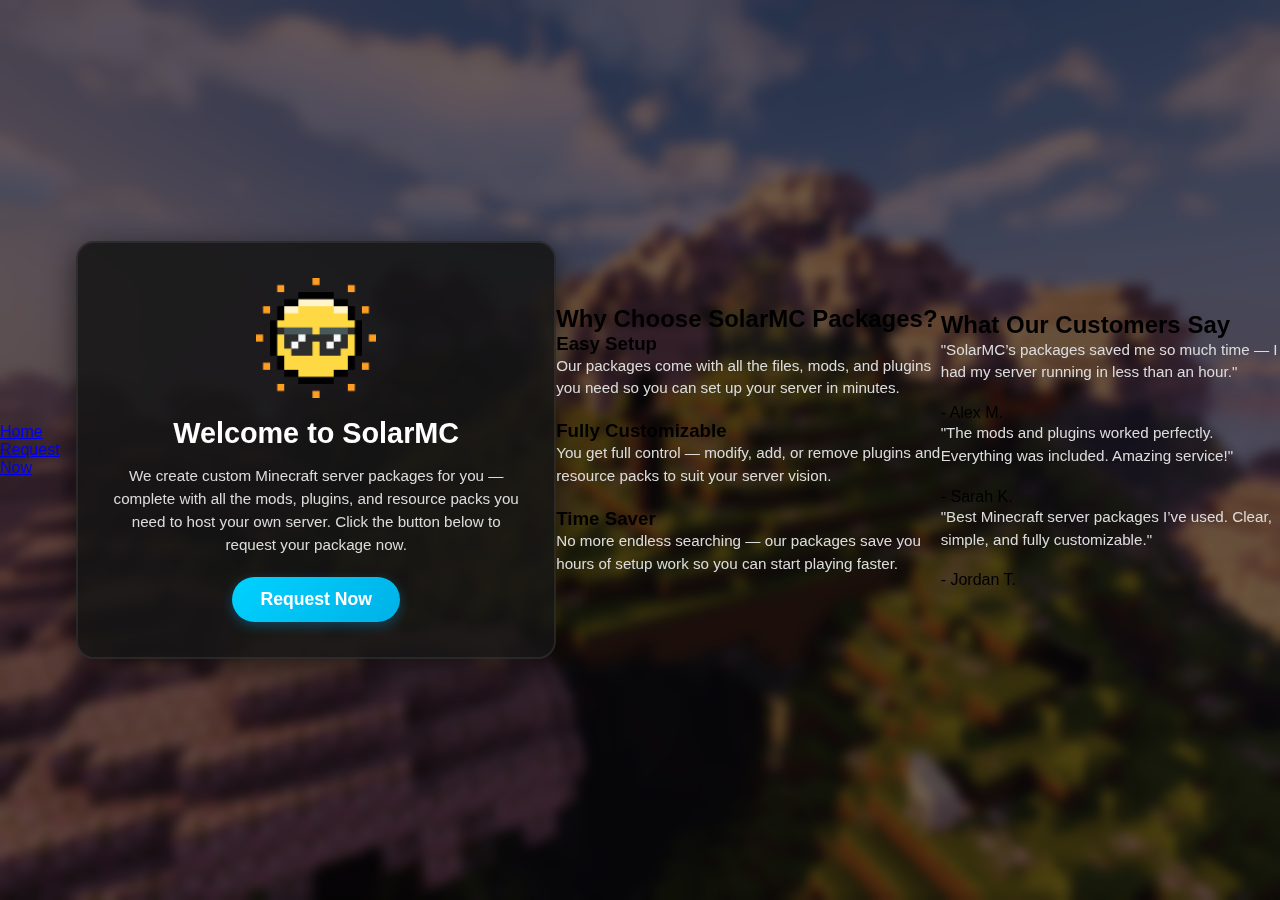
<file: index.html>
<!DOCTYPE html>
<html lang="en">
<head>
  <meta charset="UTF-8">
  <meta name="viewport" content="width=device-width, initial-scale=1.0">
  <title>SolarMC – Home</title>
  <link rel="stylesheet" href="style.css">
</head>
<body>

  <!-- Navigation Bar -->
  <div class="navbar">
    <a href="index.html" class="active">Home</a>
    <a href="request.html" class="nav-button">Request Now</a>
  </div>

  <!-- Overlay -->
  <div class="overlay"></div>

  <!-- Hero Card -->
  <div class="content">
    <img src="assets/IMG_3537.png" alt="SolarMC Logo" class="logo">
    <h1>Welcome to SolarMC</h1>
    <p>
      We create custom Minecraft server packages for you — complete with all the mods, plugins, and resource packs you need to host your own server.  
      Click the button below to request your package now.
    </p>
    <button onclick="location.href='request.html'">Request Now</button>
  </div>

  <!-- Why Choose Us Section -->
  <div class="why-choose-us">
    <h2>Why Choose SolarMC Packages?</h2>
    <div class="cards-container">
      <div class="card">
        <h3>Easy Setup</h3>
        <p>Our packages come with all the files, mods, and plugins you need so you can set up your server in minutes.</p>
      </div>
      <div class="card">
        <h3>Fully Customizable</h3>
        <p>You get full control — modify, add, or remove plugins and resource packs to suit your server vision.</p>
      </div>
      <div class="card">
        <h3>Time Saver</h3>
        <p>No more endless searching — our packages save you hours of setup work so you can start playing faster.</p>
      </div>
    </div>
  </div>

  <!-- Testimonials Section -->
  <div class="testimonials">
    <h2>What Our Customers Say</h2>
    <div class="testimonial-cards">
      <div class="testimonial">
        <p>"SolarMC’s packages saved me so much time — I had my server running in less than an hour."</p>
        <span>- Alex M.</span>
      </div>
      <div class="testimonial">
        <p>"The mods and plugins worked perfectly. Everything was included. Amazing service!"</p>
        <span>- Sarah K.</span>
      </div>
      <div class="testimonial">
        <p>"Best Minecraft server packages I’ve used. Clear, simple, and fully customizable."</p>
        <span>- Jordan T.</span>
      </div>
    </div>
  </div>

</body>
</html>
</file>
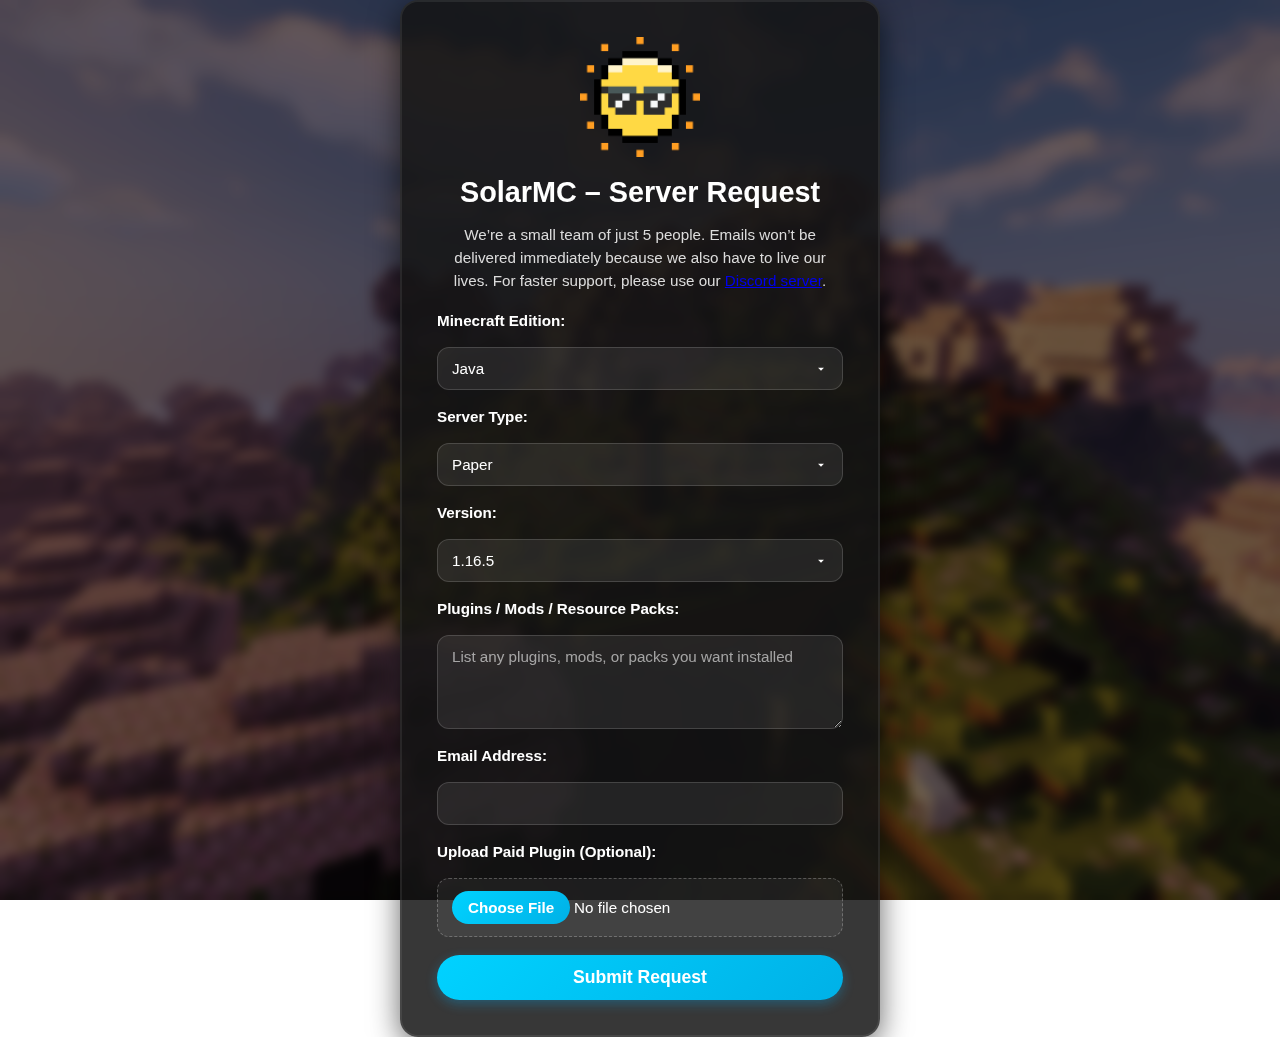
<file: request.html>
<!DOCTYPE html>
<html lang="en">
<head>
  <meta charset="UTF-8">
  <meta name="viewport" content="width=device-width, initial-scale=1.0">
  <title>SolarMC – Request a Server</title>
  <link rel="stylesheet" href="style.css">
</head>
<body>
  <div class="overlay"></div>
  <div class="content card">
    <!-- Corrected Logo Path -->
    <img src="assets/IMG_3537.png" alt="SolarMC Logo" class="logo">

    <h1>SolarMC – Server Request</h1>
    <p>
      We’re a small team of just 5 people. Emails won’t be delivered immediately 
      because we also have to live our lives.  
      For faster support, please use our 
      <a href="YOUR_DISCORD_LINK" target="_blank">Discord server</a>.
    </p>

    <form action="https://formspree.io/f/manpqjqz" method="POST" class="request-form" enctype="multipart/form-data">
      <label>Minecraft Edition:</label>
      <div class="custom-select">
        <select name="edition" required>
          <option value="java">Java</option>
          <option value="bedrock">Bedrock</option>
        </select>
      </div>

      <label>Server Type:</label>
      <div class="custom-select">
        <select name="type" required>
          <option value="paper">Paper</option>
          <option value="spigot">Spigot</option>
          <option value="bukkit">Bukkit</option>
          <option value="purpur">Purpur</option>
          <option value="forge">Forge</option>
          <option value="fabric">Fabric</option>
          <option value="vanilla">Vanilla</option>
        </select>
      </div>

      <label>Version:</label>
      <div class="custom-select">
        <select name="version" required>
          <optgroup label="1.16">
            <option value="1.16.5">1.16.5</option>
            <option value="1.16.6">1.16.6</option>
            <option value="1.16.7">1.16.7</option>
            <option value="1.16.8">1.16.8</option>
            <option value="1.16.9">1.16.9</option>
            <option value="1.16.10">1.16.10</option>
          </optgroup>
          <optgroup label="1.17">
            <option value="1.17.1">1.17.1</option>
            <option value="1.17.2">1.17.2</option>
            <option value="1.17.3">1.17.3</option>
            <option value="1.17.4">1.17.4</option>
            <option value="1.17.5">1.17.5</option>
            <option value="1.17.6">1.17.6</option>
            <option value="1.17.7">1.17.7</option>
            <option value="1.17.8">1.17.8</option>
            <option value="1.17.9">1.17.9</option>
            <option value="1.17.10">1.17.10</option>
          </optgroup>
          <optgroup label="1.18">
            <option value="1.18.1">1.18.1</option>
            <option value="1.18.2">1.18.2</option>
            <option value="1.18.3">1.18.3</option>
            <option value="1.18.4">1.18.4</option>
            <option value="1.18.5">1.18.5</option>
            <option value="1.18.6">1.18.6</option>
            <option value="1.18.7">1.18.7</option>
            <option value="1.18.8">1.18.8</option>
            <option value="1.18.9">1.18.9</option>
            <option value="1.18.10">1.18.10</option>
          </optgroup>
          <optgroup label="1.19">
            <option value="1.19.1">1.19.1</option>
            <option value="1.19.2">1.19.2</option>
            <option value="1.19.3">1.19.3</option>
            <option value="1.19.4">1.19.4</option>
            <option value="1.19.5">1.19.5</option>
            <option value="1.19.6">1.19.6</option>
            <option value="1.19.7">1.19.7</option>
            <option value="1.19.8">1.19.8</option>
            <option value="1.19.9">1.19.9</option>
            <option value="1.19.10">1.19.10</option>
          </optgroup>
          <optgroup label="1.20">
            <option value="1.20.1">1.20.1</option>
            <option value="1.20.2">1.20.2</option>
            <option value="1.20.3">1.20.3</option>
            <option value="1.20.4">1.20.4</option>
            <option value="1.20.5">1.20.5</option>
            <option value="1.20.6">1.20.6</option>
            <option value="1.20.7">1.20.7</option>
            <option value="1.20.8">1.20.8</option>
            <option value="1.20.9">1.20.9</option>
            <option value="1.20.10">1.20.10</option>
          </optgroup>
          <optgroup label="1.21">
            <option value="1.21.1">1.21.1</option>
            <option value="1.21.2">1.21.2</option>
            <option value="1.21.3">1.21.3</option>
            <option value="1.21.4">1.21.4</option>
            <option value="1.21.5">1.21.5</option>
            <option value="1.21.6">1.21.6</option>
            <option value="1.21.7">1.21.7</option>
            <option value="1.21.8">1.21.8 (Latest)</option>
          </optgroup>
        </select>
      </div>

      <label>Plugins / Mods / Resource Packs:</label>
      <textarea name="extras" rows="4" placeholder="List any plugins, mods, or packs you want installed"></textarea>

      <label>Email Address:</label>
      <input type="email" name="email" required>

      <label>Upload Paid Plugin (Optional):</label>
      <input type="file" name="plugin_upload">

      <button type="submit">Submit Request</button>
    </form>
  </div>
</body>
</html>
</file>
<file: style.css>
/* === Global Reset === */
* {
  margin: 0;
  padding: 0;
  box-sizing: border-box;
  font-family: "Inter", sans-serif;
}

/* === Background === */
body {
  background: url("assets/IMG_3600.jpeg") no-repeat center center fixed;
  background-size: cover;
  min-height: 100vh;
  display: flex;
  align-items: center;
  justify-content: center;
}

/* Overlay */
.overlay {
  position: fixed;
  top: 0;
  left: 0;
  width: 100%;
  height: 100%;
  background: rgba(0, 0, 0, 0.55);
  backdrop-filter: blur(6px);
  z-index: -1;
}

/* === Main Card === */
.content {
  background: rgba(20, 20, 20, 0.85);
  padding: 35px;
  border-radius: 18px;
  width: 100%;
  max-width: 480px;
  color: #fff;
  text-align: center;
  box-shadow: 0 8px 30px rgba(0, 0, 0, 0.6);
  border: 2px solid rgba(255, 255, 255, 0.08); /* UIStroke */
}

/* Logo */
.logo {
  max-width: 120px;
  margin-bottom: 15px;
}

/* Headings */
h1 {
  font-size: 1.8rem;
  margin-bottom: 15px;
}

p {
  font-size: 0.95rem;
  line-height: 1.5;
  margin-bottom: 20px;
  color: #dcdcdc;
}

/* === Form Styling === */
.request-form {
  display: flex;
  flex-direction: column;
  gap: 18px;
  text-align: left;
}

.request-form label {
  font-weight: 600;
  font-size: 0.95rem;
  color: #fff;
}

/* Inputs, Textareas, Dropdowns */
.request-form input,
.request-form textarea,
.request-form select {
  width: 100%;
  padding: 12px 14px;
  border-radius: 12px;
  border: 1px solid rgba(255, 255, 255, 0.15);
  background: rgba(255, 255, 255, 0.08);
  color: #fff;
  font-size: 0.95rem;
  outline: none;
  transition: border 0.3s, background 0.3s;
  appearance: none; /* Remove iOS dropdown default */
}

/* Placeholder */
.request-form textarea::placeholder {
  color: rgba(220, 220, 220, 0.7);
}

/* Focus */
.request-form input:focus,
.request-form textarea:focus,
.request-form select:focus {
  border-color: #00b1e7;
  background: rgba(255, 255, 255, 0.12);
}

/* Custom Dropdown Arrow */
.request-form select {
  background-image: url("data:image/svg+xml;utf8,<svg fill='%23ffffff' height='20' viewBox='0 0 24 24' width='20' xmlns='http://www.w3.org/2000/svg'><path d='M7 10l5 5 5-5z'/></svg>");
  background-repeat: no-repeat;
  background-position: right 14px center;
  background-size: 14px;
  padding-right: 40px;
}

/* === File Upload === */
input[type="file"] {
  border: 1px dashed rgba(255, 255, 255, 0.25);
  background: rgba(255, 255, 255, 0.05);
  cursor: pointer;
}

input[type="file"]::file-selector-button {
  background: linear-gradient(135deg, #00d2ff, #00b1e7);
  border: none;
  padding: 8px 16px;
  border-radius: 9999px;
  color: #fff;
  font-weight: 600;
  cursor: pointer;
  transition: all 0.3s ease;
}

input[type="file"]::file-selector-button:hover {
  background: linear-gradient(135deg, #00e0ff, #00c6f0);
}

/* === WiseHosting-Style Button === */
button,
.request-form button {
  display: inline-block;
  background: linear-gradient(135deg, #00d2ff, #00b1e7); /* Cyan-Teal gradient */
  color: #fff;
  font-size: 1.1rem;
  font-weight: bold;
  padding: 12px 28px;
  border: none;
  border-radius: 9999px; /* Fully rounded pill */
  cursor: pointer;
  transition: all 0.3s ease;
  box-shadow: 0 4px 12px rgba(0, 178, 255, 0.3);
}

button:hover,
.request-form button:hover {
  transform: translateY(-2px);
  box-shadow: 0 6px 18px rgba(0, 178, 255, 0.5);
}

button:active,
.request-form button:active {
  transform: translateY(0);
  box-shadow: 0 3px 8px rgba(0, 178, 255, 0.3);
}
</file>
